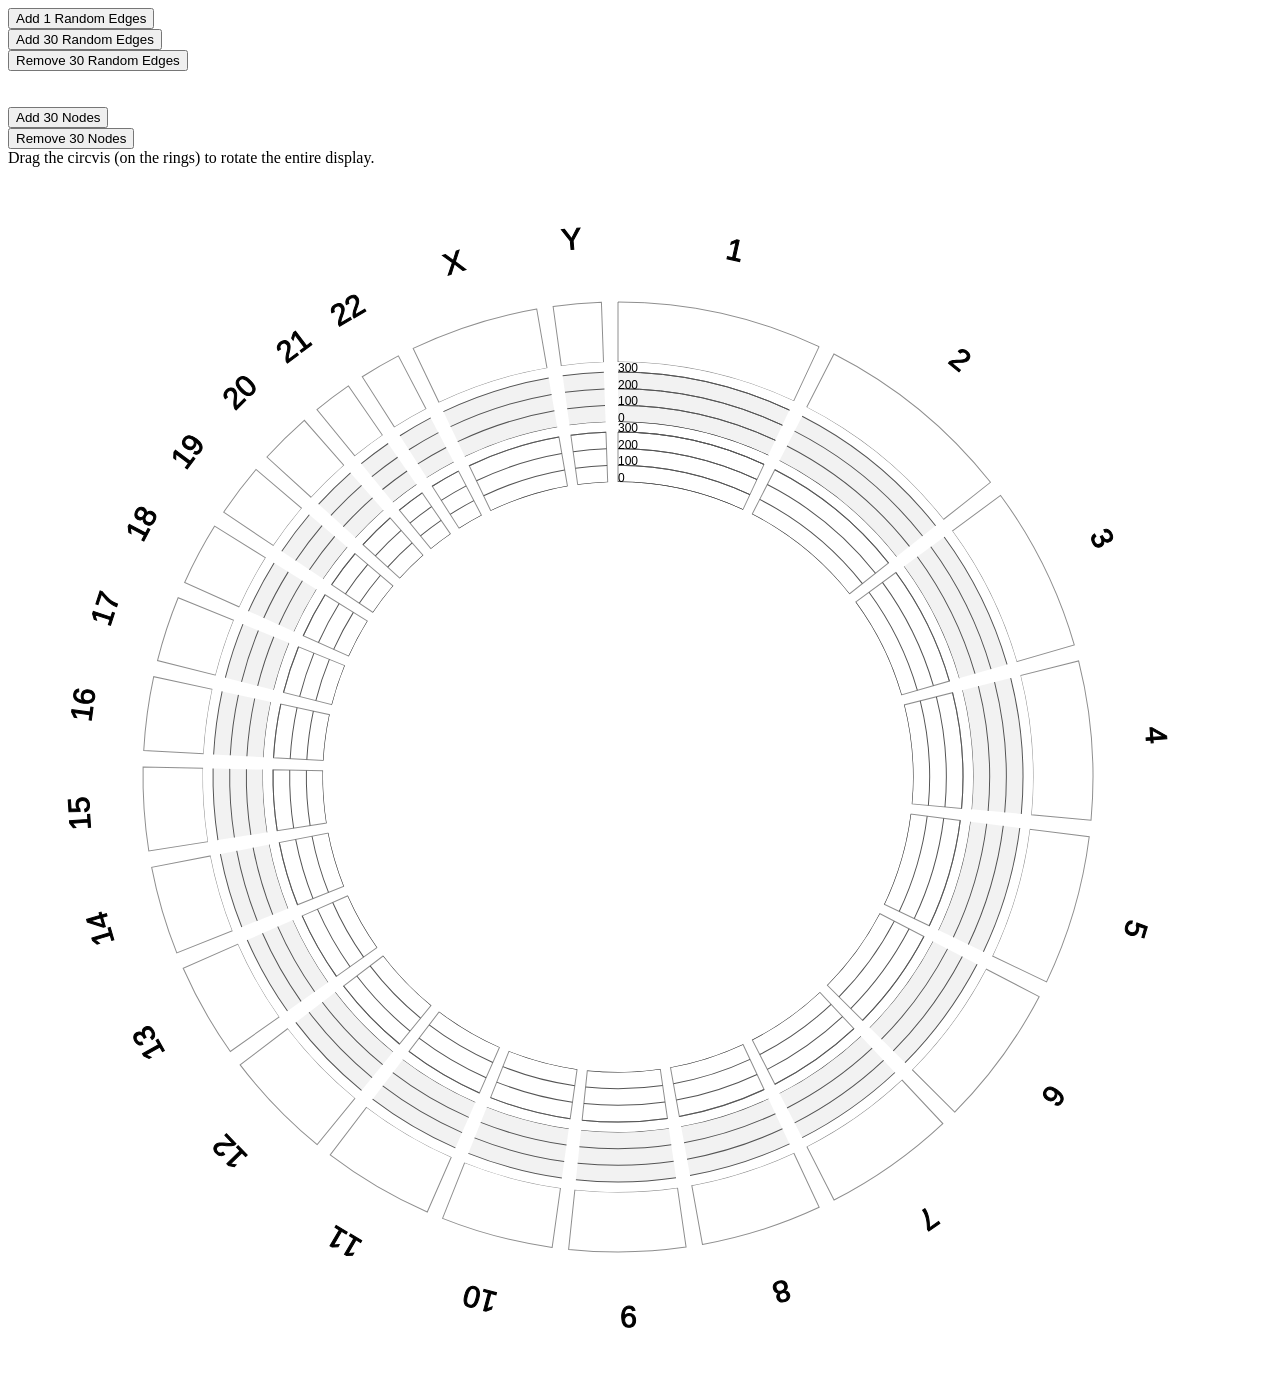
<file: index.html>
<html>

<head>
    <meta http-equiv="PRAGMA" content="NO-CACHE">
    <title>Wedge Demo</title>
    <!-- Font Awesome - http://fortawesome.github.com/Font-Awesome -->
    <link rel="stylesheet" href="assets/css/font-awesome.css">

    <link href="assets/css/vq.css" type="text/css" rel="stylesheet" />

   <script type="text/javascript" src="lib/d3/d3.min.js"></script>
    <script src="lib/jquery/jquery.js" type="text/javascript"></script>
    <script type="text/javascript" src="lib/underscore/underscore.js"></script>
    
    <script type="text/javascript" src="js/vq.js"></script>
    <script type="text/javascript" src="js/vq.circvis.js"></script>
    <script type="text/javascript" src="data/genome_data.json"></script>

    <script type="text/javascript" src="js/circvis_configure.js"></script>
    <script type="text/javascript" src="js/data_generate.js"></script>

    <!--[if lt IE 9]>
    <script src="http://html5shim.googlecode.com/svn/trunk/html5.js"></script>
    <![endif]-->

    <!--[if IE 7]>
    <link rel="stylesheet" href="assets/css/font-awesome-ie7.css">
    <![endif]-->
</head>
<body>

<button id="1_random_edge">Add 1 Random Edges</button><br />
<button id="30_random_edge">Add 30 Random Edges</button><br />
<button id="30_edges_remove">Remove 30 Random Edges</button><br />
<!-- <button id="all_edges_remove">Remove all Random Edges</button> -->
    <br /><br />
<button id="30_nodes_add">Add 30 Nodes</button><br /> 
<button id="30_nodes_remove">Remove 30 Nodes</button><br /> 

Drag the circvis (on the rings) to rotate the entire display.<br/>

<div id="wedge" style="font: 10px sans-serif;margin:10px;"></div>

<script type="text/javascript">
var features = [];

var associations = [];

    $('#30_random_edge').on('click',function() {
                var new_associations = _.map(_.range(30),function() { return fg.generateAssociation(0);},fg);
                addRFAssociations(new_associations);
                associations = associations.concat(new_associations);
            }
    );
    $('#1_random_edge').on('click',function() {
                var new_association = fg.generateAssociation()
                addRFAssociations(new_association);
                associations.push(new_association);
            }
    );

      $('#30_edges_remove').on('click', function() {
            if(associations.length) {circle.removeEdges(associations.splice(-30,30));}
    });


    $('#all_edges_remove').on('click', function() {
            circle.removeEdges('all');
            associations = [];
    });


    $('#30_nodes_add').on('click', function() {
                var new_features = _.map(_.range(30),function() { return fg.generateFeature(0);},fg);
                addFeatures(new_features);
                features = features.concat(new_features);
    });

    $('#30_nodes_remove').on('click', function() {
            if (features.length) { circle.removeNodes(features.splice(-30,30)); }
    });
    var fg = new FeatureGenerator({
        nodes: {
            fields: [
            {property:'mutation_count', max:400, roundOff:true},
            {property:'annotated_type', max:5, roundOff:true}
            ]
        },
        edges: {
            fields: [
            {property:'logged_pvalue', max:300, roundOff:true}
            ]
        }
    });

    var associations = _.map(_.range(30),fg.generateAssociation,fg);

    console.log('edges are stored in the variable "associations".');
    console.log('extra nodes are stored in the variable "features".');

    function addRFAssociations(edges) {
                  circle.addEdges(edges);
    }

    function addFeatures(nodes) {
            circle.addNodes(nodes);
    }


    var circle;
    circle = circvis.plot($('#wedge').get(0));

</script>

</body>
</html>
</file>
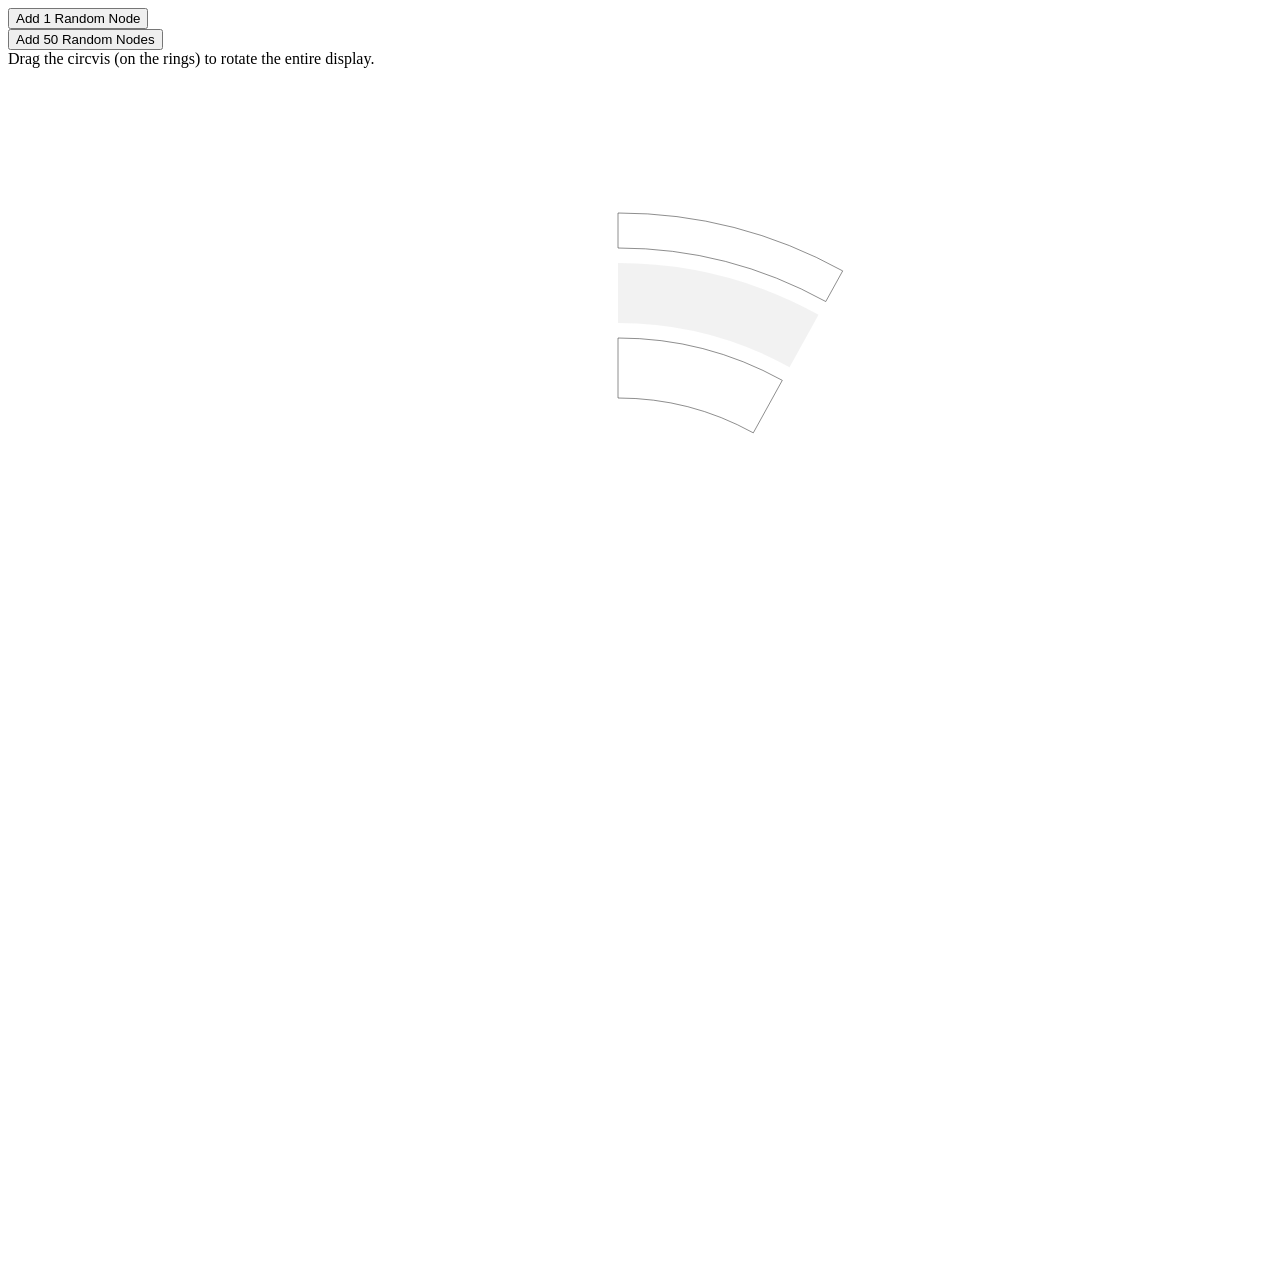
<file: test/circvis/add_remove_nodes.html>
<html>

<head>
    <meta http-equiv="PRAGMA" content="NO-CACHE">
    <title>Wedge Demo</title>
    <!-- Font Awesome - http://fortawesome.github.com/Font-Awesome -->
    <link rel="stylesheet" href="../../assets/css/font-awesome.css">

    <link href="../../assets/css/vq.css" type="text/css" rel="stylesheet" />

   <script type="text/javascript" src="../../lib/d3/d3.min.js"></script>
    <script src="../../lib/jquery/jquery.js" type="text/javascript"></script>
    <script type="text/javascript" src="../../lib/underscore/underscore.js"></script>
    <script type="text/javascript" src="../../lib/science/science.js"></script>
    <script type="text/javascript" src="../../vq.js"></script>
    <script type="text/javascript" src="../../vq.circvis.js"></script>
    <script type="text/javascript" src="../../data/genome_data.json"></script>

    <!--[if lt IE 9]>
      <script src="http://html5shim.googlecode.com/svn/trunk/html5.js"></script>
    <![endif]-->

    <!--[if IE 7]>
      <link rel="stylesheet" href="../../assets/css/font-awesome-ie7.css">
    <![endif]-->
</head>
<body>

<button id="1_random_edge">Add 1 Random Node</button><br />
<button id="50_random_edge">Add 50 Random Nodes</button><br />

Drag the circvis (on the rings) to rotate the entire display.<br/>

<div id="wedge" style="font: 10px sans-serif;margin:10px;"></div>

<script type="text/javascript">

    var chrom_keys = vq.data.genome.chrom_keys;
    var chrom_attr = vq.data.genome.chrom_attr;
    var cytoband = vq.data.genome.cytoband;

function generateAssociation(sparse) {
    var in1 =
            Math.round(Math.random()*(chrom_keys.length-1));
    var in2 =
            Math.round(Math.random()*(chrom_keys.length-1));
    var chr1 = chrom_keys[in1];
    var chr2 = chrom_keys[in2];
    var mut1 = Math.round(Math.random()*6);
    var mut2 = Math.round(Math.random()*6);
    var val1 = (Math.random()*0.3).toFixed(4);
    var val2 = (Math.random()*0.3).toFixed(4);
    var cnv1 = Math.round(Math.random()*500);
    var cnv2 = Math.round(Math.random()*500);
    var start1 = Math.round(Math.random() *
            (chrom_attr[chr1].length - 50000));
    var start2 = Math.round(Math.random() *
            (chrom_attr[chr2].length - 50000));
    if (sparse) {

        circle.addNode({node1:{label:'C:METH:ZZZ:'+chr1+':'+start1+':'+start1+50000+'::',chr:chr1,start:start1,end:start1
                + 50000,source:'METH'},

            node2:{label:'C:GEXP:YYY:'+chr2+':'+start1+':'+start1+50000+'::',chr:chr2,start:start2,end:start2
                    + 50000,source:'GEXP'},assoc_value1:val1});
        return;
    }

    circle.addEdges({node1:{label:'C:METH:ZZZ:'+chr1+':'+start1+':'+start1+50000+'::',chr:chr1,start:start1,end:start1
            + 50000,source:'METH', mutation_count:mut1,cnv:cnv1},

        node2:{label:'C:GEXP:YYY:'+chr2+':'+start1+':'+start1+50000+'::',chr:chr2,start:start2,end:start2
                + 50000,source:'GEXP', mutation_count:mut2,cnv:cnv2},assoc_value1:val1})
}

$('#50_random_edge').on('click',function() {
            _(_.range(0,50)).each(function(){generateAssociation();});
        }
);
$('#1_random_edge').on('click',function() {
            generateAssociation();
        }
);
$('#50_random_edge_wo_node_attr').on('click',function() {
            _(_.range(0,50)).each(function(){generateAssociation(true);});
        }
);


var circle;



function wedge_plot(div) {
    var width=1200, height=1200;
    var	cnv_ring_height = 60;

    var tick_keys = ['METH','CNVR','hsa-miR','GEXP','GNAB'],
            color_scale =    { 'GEXP': '#1f77b4',
                    //blue
                    'METH': '#2ca02c',
                    //green
                    'CNVR': '#ff7f0e',
                    //orange
                    'MIRN': '#9467bd',
                    //purple
                    'GNAB': '#d62728',
                    //red
                    'PRDM': '#8c564b',
                    //pink
                    'RPPA': '#e377c2',
                    //brown
                    'CLIN': '#7f7f7f',
                    'SAMP': '#bcbd22',
                    'other' : '#17becf'
                };

    var tick_colors = function(data) {
        var tick_key = data.source;
        return color_scale[tick_key] || color_scale['other'];
    };

    var label_map = {'METH' : 'DNA Methylation',
                        'CNVR': 'Copy Number Variation REGION',
                        'hsa-miR' :'uRNA',
                        'GEXP': 'Gene Expression',
                        CLIN: 'Clinical',
                        'SAMP': 'Tumor Sample'};

    var hovercard_config = {Feature:function(feature) { var label = feature.label.split(':'); return '<span style="color:'+tick_colors(feature)+'">' +
            label_map[label[1]] + '</span> ' + label[2];},
                        Location: function(feature) { return 'Chr ' + feature.chr + ' ' + feature.start + (feature.end ? '-' + feature.end : '');},
                        'Copy Num Variation' : 'cnv','Somatic Mutations': 'mutation_count'};

    var data = {
        PLOT: {
            container: div,
            width : width,
            height: height,
            vertical_padding : 10,
            horizontal_padding: 10,
            enable_pan : false,
            enable_zoom : false,
            show_legend: true,
            legend_corner : 'ne',
            legend_radius  : 45
        },

        GENOME: {
            DATA:{
                key_order : chrom_keys,
                key_length :_.map(chrom_keys, function(key) {return {chr_name:key, chr_length:chrom_attr[key].length};})
            },
            OPTIONS: {
                radial_grid_line_width : 2,
                label_layout_style:'clock',
                label_font_style:'16px helvetica'
            }
        },

        WEDGE:[
            {
                PLOT : {
                    height : 35,
                    type : 'karyotype'
                } ,
                DATA:{
                    data_array : cytoband
                },
                OPTIONS: {

                    legend_label : 'Cytogenic Bands',
                    legend_description : 'Cytogenic Bands',
                    listener : function() {return null;},
                    outer_padding: 15,
                    stroke_style:'#777',
                    line_width:'0.5px',
                    tooltip_items:{'Cytogenic Band':'label',
                            "Location": function(feature) { return 'Chr ' + feature.chr + ' ' + feature.start + (feature.end ? '-' + feature.end : '');}
                    }
                }
            },
            {   PLOT : {
                height : cnv_ring_height,
                type : 'histogram'
            } ,
                DATA:{
                    data_array : [],//cnv
                    value_key:'cnv'
                },
                OPTIONS: {
                    fill_style:'orange',
                    stroke_style:'orange',
                    base_value : 0,
                    legend_label : 'Mean CNV',
                    line_width : 3.5,
                    legend_description : 'Mean Copy Number Variation',
                    listener : listener,
                    outer_padding: 15,
                    tooltip_items: hovercard_config,
                    min_value : 0,
                    max_value: 500
                }
            },
            {
                PLOT : {

                    height : 60,
                    type : 'scatterplot'
                },
                DATA:{
                    data_array : [],//link_density,
                    value_key : 'mutation_count'
                },
                OPTIONS: {
                    legend_label : 'Mutation Count',
                    legend_description : 'Mutation Count',
                    min_value : 0,
                    max_value : 6,
                    base_value : 0,
                    radius : 6,
                    shape : 'circle',
                    outer_padding: 15,
                    stroke_style : null,
                    tooltip_items: hovercard_config,
                    fill_style: tick_colors,
                    listener : listener
                }
            }
        ],

        TICKS : {
            DATA: {
                data_array:[]
            },
            OPTIONS : {
                wedge_height: 15,
                wedge_width:0.7,
                overlap_distance:10000000, //tile ticks at specified base pair distance
                height : 120,
                display_legend : true,
                legend_corner : 'nw',
                fill_style : tick_colors,
                tooltip_items: hovercard_config
            }
        },

        NETWORK:{
            DATA:{
                data_array : []//
            },
            OPTIONS: {
                outer_padding : 10,
                node_radius:6,
                node_fill_style : tick_colors,
                link_stroke_style : 'red',
                link_line_width:8,
                link_alpha : 0.6,
                node_highlight_mode : 'isolate',
                node_key : function(node) { return node.label;},
                node_tooltip_items :  hovercard_config,
                link_tooltip_items :  {
                    'Target' : function(link) { var label = link.source.label.split(':'); return '<span style="color:'+tick_colors(link.source)+'">' +
                                label_map[label[1]] + '</span> ' + label[2];},
                    'Target Location' : function(link) { return 'Chr ' + link.source.chr + ' ' + link.source.start +
                            (link.source.end ? '-' + link.source.end : '');},
                    'Predictor' : function(link) { var label = link.target.label.split(':'); return '<span style="color:'+tick_colors(link.target)+'">' +
                                label_map[label[1]] + '</span> ' + label[2];},
                    'Predictor Location' : function(link) { return 'Chr ' + link.target.chr + ' ' + link.target.start +
                                                (link.target.end ? '-' + link.target.end : '');},
                    Importance:'assoc_value1'
                }
            }
        }
    };

    var listener = function(list) { return console.log("listener!"); };
    var dataObject ={DATATYPE : "vq.models.CircVisData", CONTENTS : data };
    var circle_vis = vq.CircVis(dataObject);
    circle_vis();

    return circle_vis;
}

circle = wedge_plot(document.getElementById('wedge'));

</script>

</body>
</html>
</file>
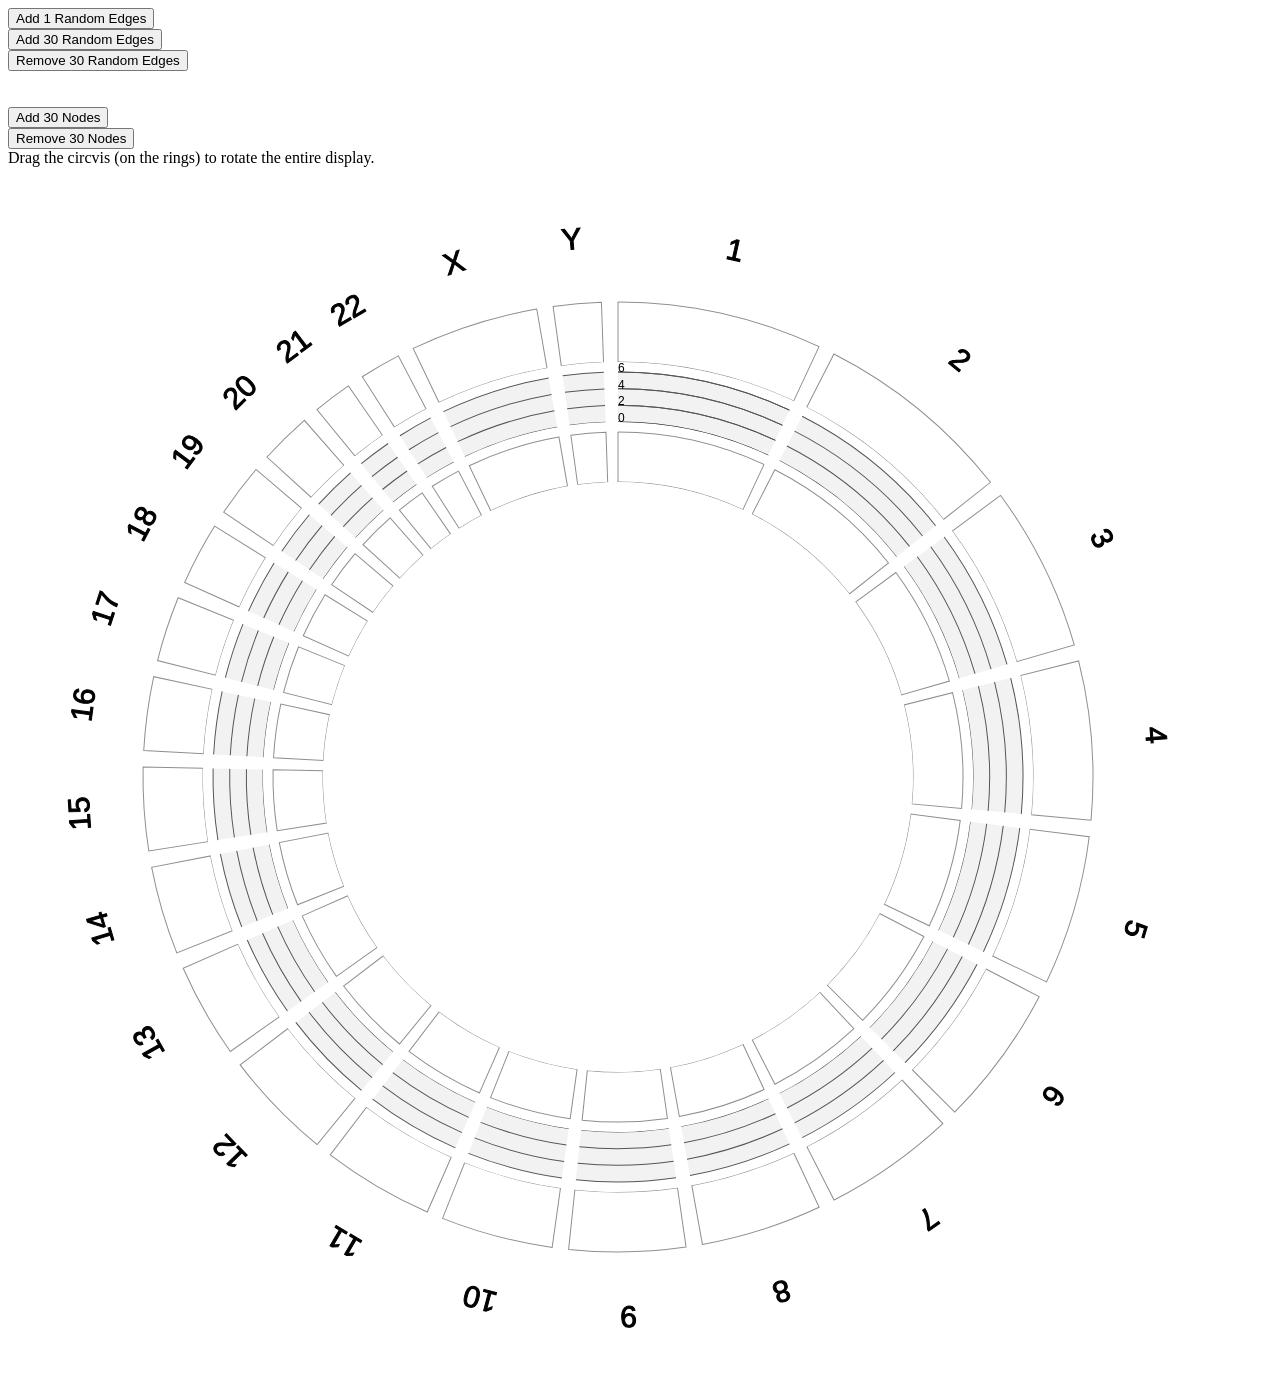
<file: test/circvis/association_test.html>
<html>

<head>
    <meta http-equiv="PRAGMA" content="NO-CACHE">
    <title>Wedge Demo</title>
    <!-- Font Awesome - http://fortawesome.github.com/Font-Awesome -->
    <link rel="stylesheet" href="../../assets/css/font-awesome.css">

    <link href="../../assets/css/vq.css" type="text/css" rel="stylesheet" />

   <script type="text/javascript" src="../../lib/d3/d3.min.js"></script>
    <script src="../../lib/jquery/jquery.js" type="text/javascript"></script>
    <script type="text/javascript" src="../../lib/underscore/underscore.js"></script>
    
    <script type="text/javascript" src="../../vq.js"></script>
    <script type="text/javascript" src="../../vq.circvis.js"></script>
    <script type="text/javascript" src="../../data/genome_data.json"></script>

    <script type="text/javascript" src="js/circvis_configure.js"></script>
    <script type="text/javascript" src="js/data_generate.js"></script>

    <!--[if lt IE 9]>
    <script src="http://html5shim.googlecode.com/svn/trunk/html5.js"></script>
    <![endif]-->

    <!--[if IE 7]>
    <link rel="stylesheet" href="../../assets/css/font-awesome-ie7.css">
    <![endif]-->
</head>
<body>

<button id="1_random_edge">Add 1 Random Edges</button><br />
<button id="30_random_edge">Add 30 Random Edges</button><br />
<button id="30_edges_remove">Remove 30 Random Edges</button><br />
<!-- <button id="all_edges_remove">Remove all Random Edges</button> -->
    <br /><br />
<button id="30_nodes_add">Add 30 Nodes</button><br /> 
<button id="30_nodes_remove">Remove 30 Nodes</button><br /> 

Drag the circvis (on the rings) to rotate the entire display.<br/>

<div id="wedge" style="font: 10px sans-serif;margin:10px;"></div>

<script type="text/javascript">
var features = [];

var associations = [];

    $('#30_random_edge').on('click',function() {
                var new_associations = _.map(_.range(30),function() { return fg.generateAssociation(0);},fg);
                addRFAssociations(new_associations);
                associations = associations.concat(new_associations);
            }
    );
    $('#1_random_edge').on('click',function() {
                var new_association = fg.generateAssociation()
                addRFAssociations(new_association);
                associations.push(new_association);
            }
    );

      $('#30_edges_remove').on('click', function() {
            if(associations.length) {circle.removeEdges(associations.splice(-30,30));}
    });


    $('#all_edges_remove').on('click', function() {
            circle.removeEdges('all');
            associations = [];
    });


    $('#30_nodes_add').on('click', function() {
                var new_features = _.map(_.range(30),function() { return fg.generateFeature(0);},fg);
                addFeatures(new_features);
                features = features.concat(new_features);
    });

    $('#30_nodes_remove').on('click', function() {
            if (features.length) { circle.removeNodes(features.splice(-30,30)); }
    });
    var fg = new FeatureGenerator({
        nodes: {
            fields: [
            {property:'mutation_count', max:400, roundOff:true},
            {property:'annotated_type', max:5, roundOff:true}
            ]
        },
        edges: {
            fields: [
            {property:'logged_pvalue', max:300, roundOff:true}
            ]
        }
    });

    var associations = _.map(_.range(30),fg.generateAssociation,fg);

    console.log('edges are stored in the variable "associations".');
    console.log('extra nodes are stored in the variable "features".');

    function addRFAssociations(edges) {
                  circle.addEdges(edges);
    }

    function addFeatures(nodes) {
            circle.addNodes(nodes);
    }


    var circle;
    circle = circvis.plot($('#wedge').get(0));

</script>

</body>
</html>
</file>
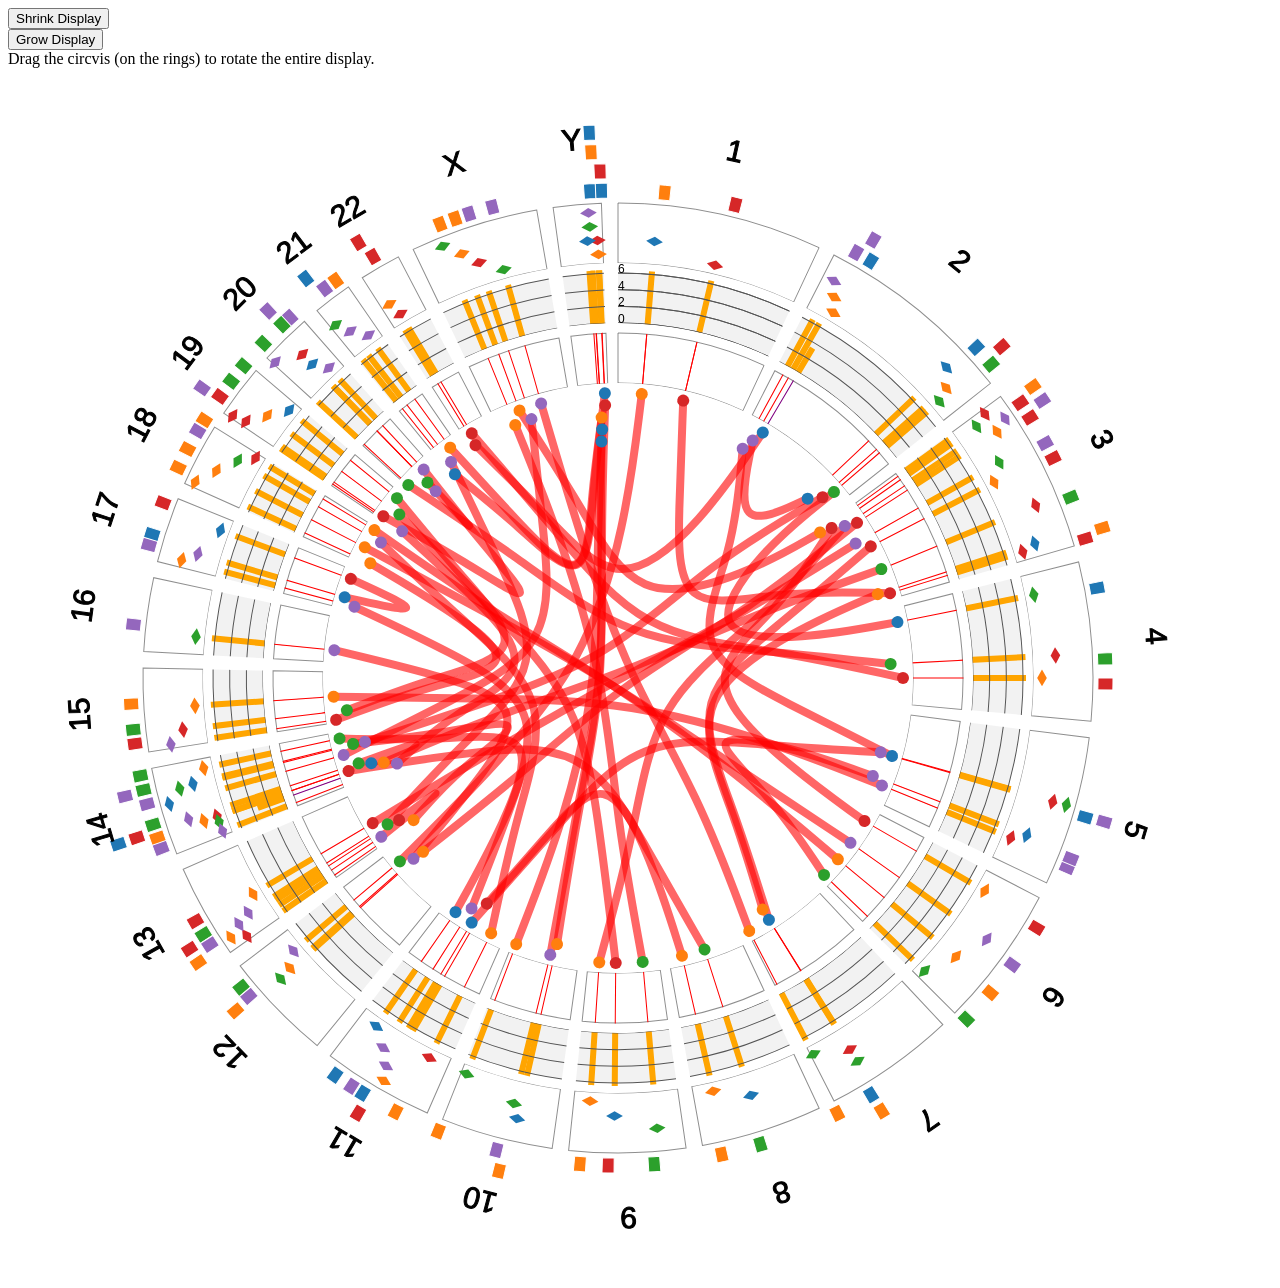
<file: test/circvis/size_test.html>
<html>

<head>
    <meta http-equiv="PRAGMA" content="NO-CACHE">
    <title>Circvis Size Manupulation Test</title>
    <!-- Font Awesome - http://fortawesome.github.com/Font-Awesome -->
    <link rel="stylesheet" href="../../assets/css/font-awesome.css">

    <link href="../../assets/css/vq.css" type="text/css" rel="stylesheet" />

      <script type="text/javascript" src="../../lib/d3/d3.min.js"></script>
    <script src="../../lib/jquery/jquery.js" type="text/javascript"></script>
    <script type="text/javascript" src="../../lib/underscore/underscore.js"></script>
    <script type="text/javascript" src="../../vq.js"></script>
    <script type="text/javascript" src="../../vq.circvis.js"></script>
    <script type="text/javascript" src="../../data/genome_data.json"></script>

    <script type="text/javascript" src="js/circvis_configure.js"></script>
    <script type="text/javascript" src="js/data_generate.js"></script>

    <!--[if lt IE 9]>
    <script src="http://html5shim.googlecode.com/svn/trunk/html5.js"></script>
    <![endif]-->

    <!--[if IE 7]>
    <link rel="stylesheet" href="../../assets/css/font-awesome-ie7.css">
    <![endif]-->
</head>
<body>

<button id="shrink">Shrink Display</button><br />
<button id="grow">Grow Display</button><br />

Drag the circvis (on the rings) to rotate the entire display.<br/>

<div id="wedge" style="font: 10px sans-serif;margin:10px;"></div>

<script type="text/javascript">

 $('#shrink').on('click',function() {
               shrink();
    });
  $('#grow').on('click',function() {
               grow();
    });

var features = [];

var associations = [];

function shrink() {
    circle.size(300,300);
}

function grow() {
    circle.size(700,700);
}

var fg = new FeatureGenerator({
    nodes: {
        fields: [
        {property:'mutation_count', max:400, roundOff:true},
        {property:'annotated_type', max:5, roundOff:true}
        ]
    },
    edges: {
        fields: [
        {property:'logged_pvalue', max:300, roundOff:true}
        ]
    }
});


console.log('edges are stored in the variable "associations".');
console.log('extra nodes are stored in the variable "features".');

function addRFAssociations(edges) {
              circle.addEdges(edges);
}

var circle;
circle = circvis.plot($('#wedge').get(0));


var new_associations = _.map(_.range(50),function() { return fg.generateAssociation(0);},fg);
addRFAssociations(new_associations);
associations = associations.concat(new_associations);

</script>

</body>
</html>
</file>
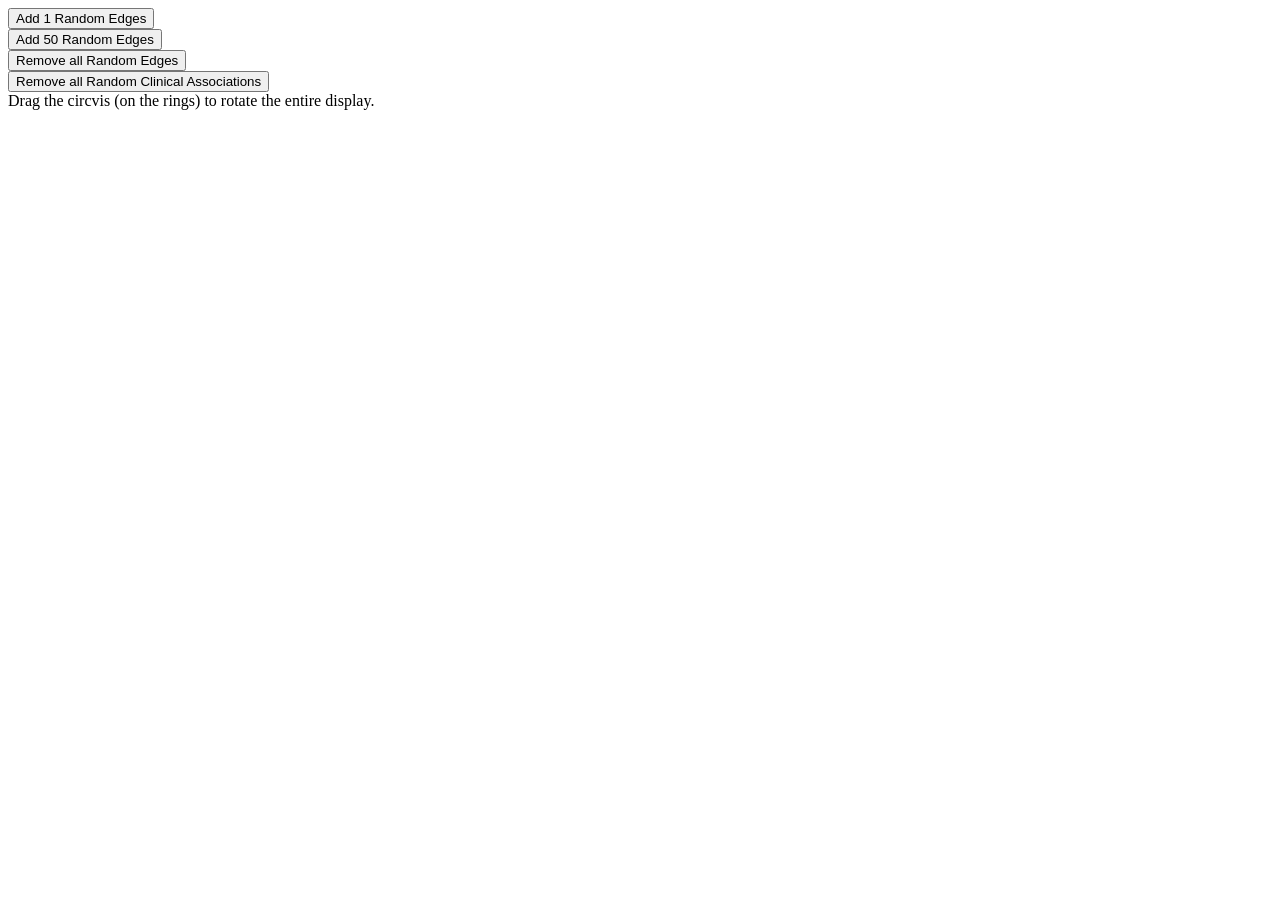
<file: test/circvis/wedge.demo.html>
<html>

<head>
    <meta http-equiv="PRAGMA" content="NO-CACHE">
    <title>Wedge Demo</title>
    <!-- Font Awesome - http://fortawesome.github.com/Font-Awesome -->
    <link rel="stylesheet" href="../../assets/css/font-awesome.css">

    <link href="../../assets/css/vq.css" type="text/css" rel="stylesheet" />

    <script type="text/javascript" src="../../lib/d3/d3.min.js"></script>
    <script src="../../lib/jquery/jquery.js" type="text/javascript"></script>
    <script type="text/javascript" src="../../lib/underscore/underscore.js"></script>
    <script type="text/javascript" src="../../vq.js"></script>
    <script type="text/javascript" src="../../vq.circvis.js"></script>
    <script type="text/javascript" src="../../data/genome_data.json"></script>

    <script type="text/javascript" src="js/data_generate.js"></script>
    <script type="text/javascript" src="js/circvis_configure.js"></script>

    <!--[if lt IE 9]>
    <script src="http://html5shim.googlecode.com/svn/trunk/html5.js"></script>
    <![endif]-->

    <!--[if IE 7]>
    <link rel="stylesheet" href="../../assets/css/font-awesome-ie7.css">
    <![endif]-->
</head>
<body>

<button id="1_random_edge">Add 1 Random Edges</button><br />
<button id="50_random_edge">Add 50 Random Edges</button><br />
<!-- <button id="50_remove">Remove 50 Random Edges</button><br /> -->
<button id="all_remove">Remove all Random Edges</button><br />
<button id="all_clin_remove">Remove all Random Clinical Associations</button><br /> 

Drag the circvis (on the rings) to rotate the entire display.<br/>

<div id="wedge" style="font: 10px sans-serif;margin:10px;"></div>

<script type="text/javascript">

    $('#50_random_edge').on('click',function() {
                var associations = _.map(_.range(30),fg.generateAssociation);
                addRFAssociation(associations);
            }
    );
    $('#1_random_edge').on('click',function() {
                addRFAssociation(fg.generateAssociation());
            }
    );

    $('#all_clin_remove').on('click', function() {
            circle.removeNodes(function(node) {return !_.isUndefined(node.clin_alias);});
    });
    $('#all_remove').on('click', function() {
            circle.removeEdges('all');
    });
  
    var fg = new FeatureGenerator({
        nodes: {
            fields: [
            {property:'mut', max:400, roundOff:true}
            ]
        },
        edges: {
            fields: [
            {property:'logged_pvalue', max:300, roundOff:true}
            ]
        }
    });

    var associations = _.map(_.range(30),fg.generateAssociation);

    function addRFAssociation(array) {
        var edges = [],
            nodes =[];
            array = _.isArray(array) ? array : [array];
                _.each(array, function(assoc){
                    if (_.isEmpty(assoc.node1.chr)) {
                        nodes.push(_.extend(assoc.node2,{clin_alias:assoc.node1.label}));
                        return;
                    }
                    else {
                        edges.push(assoc);
                    }        
                });
                circle.addEdges(edges);
                circle.addNodes(nodes);
    }


    var circle;
    circle = circvis.plot($('#wedge').get(0));

</script>

</body>
</html>
</file>
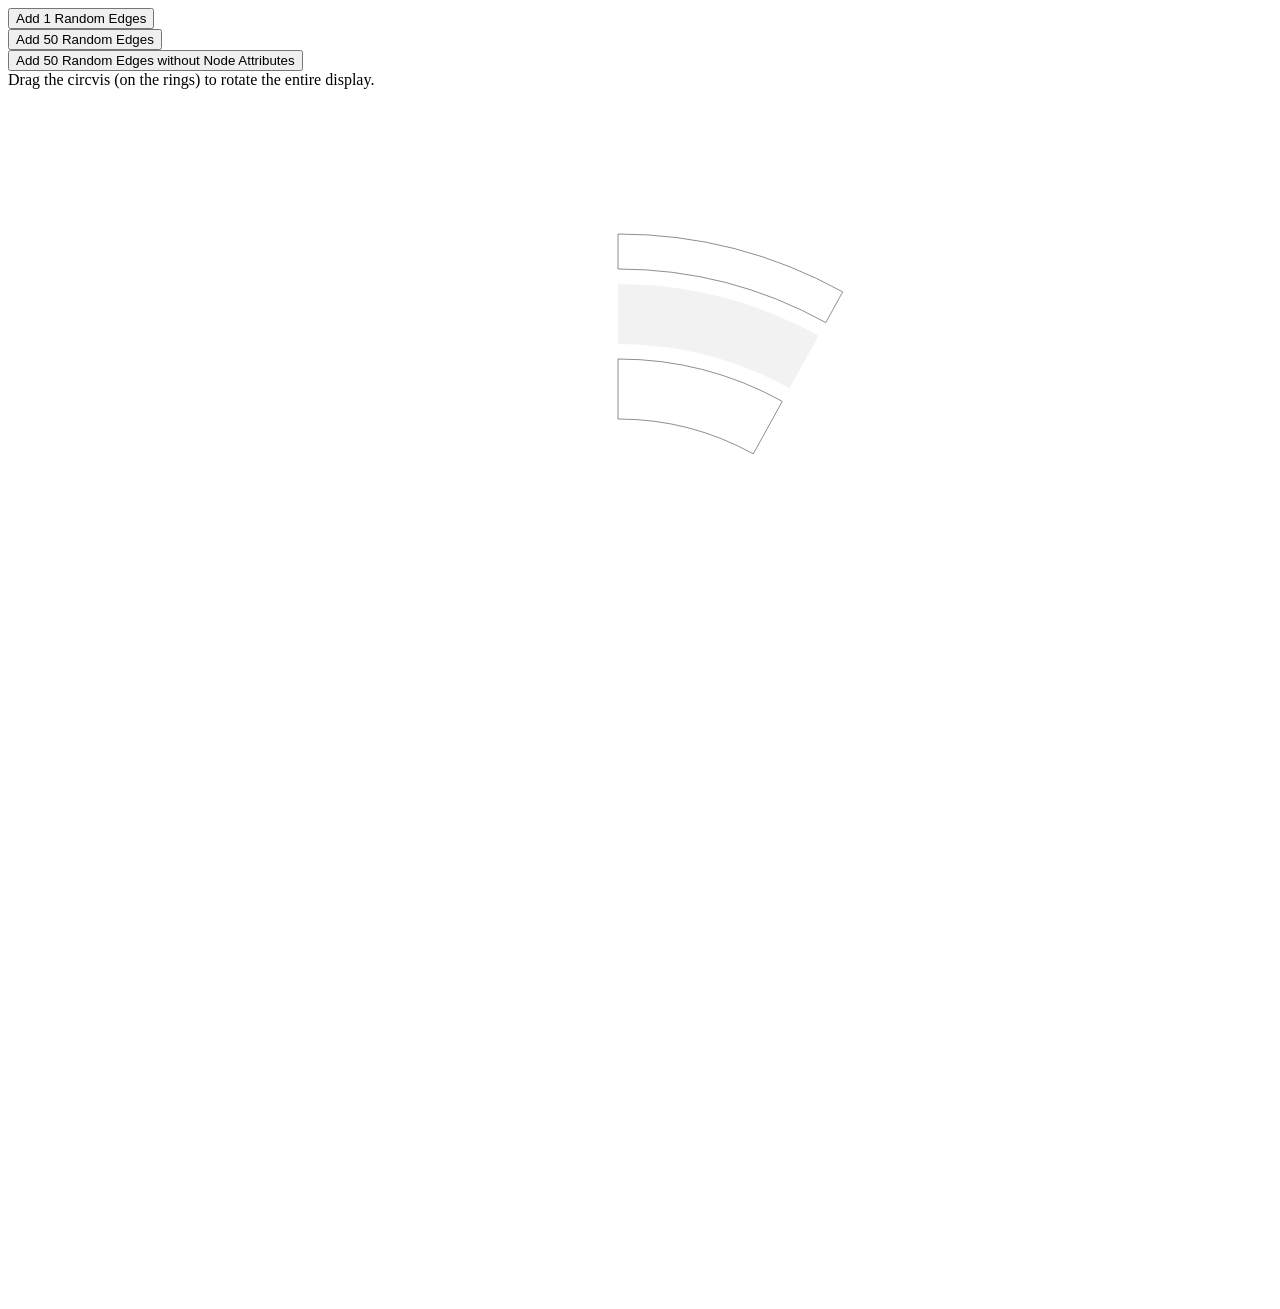
<file: test/circvis/wedge.test.html>
<html>

<head>
    <meta http-equiv="PRAGMA" content="NO-CACHE">
    <title>Wedge Demo</title>
    <!-- Font Awesome - http://fortawesome.github.com/Font-Awesome -->
    <link rel="stylesheet" href="../../assets/css/font-awesome.css">

    <link href="../../assets/css/vq.css" type="text/css" rel="stylesheet" />

    <script type="text/javascript" src="../../lib/d3/d3.min.js"></script>
    <script src="../../lib/jquery/jquery.min.js" type="text/javascript"></script>
    <script type="text/javascript" src="../../lib/underscore/underscore.js"></script>
    <script type="text/javascript" src="../../lib/science/science.js"></script>
    <script type="text/javascript" src="../../vq.js"></script>
    <script type="text/javascript" src="../../vq.circvis.js"></script>
    <script type="text/javascript" src="../../data/genome_data.json"></script>

    <!--[if lt IE 9]>
      <script src="http://html5shim.googlecode.com/svn/trunk/html5.js"></script>
    <![endif]-->

    <!--[if IE 7]>
      <link rel="stylesheet" href="../../assets/css/font-awesome-ie7.css">
    <![endif]-->
</head>
<body>

<button id="1_random_edge">Add 1 Random Edges</button><br />
<button id="50_random_edge">Add 50 Random Edges</button><br />
<button id="50_random_edge_wo_node_attr">Add 50 Random Edges without
    Node Attributes</button><br />

Drag the circvis (on the rings) to rotate the entire display.<br/>

<div id="wedge" style="font: 10px sans-serif;margin:10px;"></div>

<script type="text/javascript">
function generateAssociation(sparse) {
    var chrom_keys = vq.data.genome.chrom_keys;
    var in1 =
            Math.round(Math.random()*(chrom_keys.length-1));
    var in2 =
            Math.round(Math.random()*(chrom_keys.length-1));
    var chr1 = chrom_keys[in1];
    var chr2 = chrom_keys[in2];
    var mut1 = Math.round(Math.random()*6);
    var mut2 = Math.round(Math.random()*6);
    var val1 = (Math.random()*0.3).toFixed(4);
    var val2 = (Math.random()*0.3).toFixed(4);
    var cnv1 = Math.round(Math.random()*500);
    var cnv2 = Math.round(Math.random()*500);
    var start1 = Math.round(Math.random() *
            (chrom_attr[chr1].length - 50000));
    var start2 = Math.round(Math.random() *
            (chrom_attr[chr2].length - 50000));
    if (sparse) {

        circle.addEdges({node1:{label:'C:METH:ZZZ:'+chr1+':'+start1+':'+start1+50000+'::',chr:chr1,start:start1,end:start1
                + 50000,source:'METH'},

            node2:{label:'C:GEXP:YYY:'+chr2+':'+start1+':'+start1+50000+'::',chr:chr2,start:start2,end:start2
                    + 50000,source:'GEXP'},assoc_value1:val1});
        return;
    }

    circle.addEdges({node1:{label:'C:METH:ZZZ:'+chr1+':'+start1+':'+start1+50000+'::',chr:chr1,start:start1,end:start1
            + 50000,source:'METH', mutation_count:mut1,cnv:cnv1},

        node2:{label:'C:GEXP:YYY:'+chr2+':'+start1+':'+start1+50000+'::',chr:chr2,start:start2,end:start2
                + 50000,source:'GEXP', mutation_count:mut2,cnv:cnv2},assoc_value1:val1})
}

$('#50_random_edge').on('click',function() {
            _(_.range(0,50)).each(function(){generateAssociation();});
        }
);
$('#1_random_edge').on('click',function() {
            generateAssociation();
        }
);
$('#50_random_edge_wo_node_attr').on('click',function() {
            _(_.range(0,50)).each(function(){generateAssociation(true);});
        }
);


var circle;



function wedge_plot(div) {
    var width=1200, height=1200;
    var	cnv_ring_height = 60;

    var tick_keys = ['METH','CNVR','hsa-miR','GEXP','GNAB'],
            color_scale =    { 'GEXP': '#1f77b4',
                    //blue
                    'METH': '#2ca02c',
                    //green
                    'CNVR': '#ff7f0e',
                    //orange
                    'MIRN': '#9467bd',
                    //purple
                    'GNAB': '#d62728',
                    //red
                    'PRDM': '#8c564b',
                    //pink
                    'RPPA': '#e377c2',
                    //brown
                    'CLIN': '#7f7f7f',
                    'SAMP': '#bcbd22',
                    'other' : '#17becf'
                };

    var tick_colors = function(data) {
        var tick_key = data.source;
        return color_scale[tick_key] || color_scale['other'];
    };

    var label_map = {'METH' : 'DNA Methylation',
                        'CNVR': 'Copy Number Variation REGION',
                        'hsa-miR' :'uRNA',
                        'GEXP': 'Gene Expression',
                        CLIN: 'Clinical',
                        'SAMP': 'Tumor Sample'};

    var hovercard_config = {Feature:function(feature) { var label = feature.label.split(':'); return '<span style="color:'+tick_colors(feature)+'">' +
            label_map[label[1]] + '</span> ' + label[2];},
                        Location: function(feature) { return 'Chr ' + feature.chr + ' ' + feature.start + (feature.end ? '-' + feature.end : '');},
                        'Copy Num Variation' : 'cnv','Somatic Mutations': 'mutation_count'};

    var data = {
        PLOT: {
            container: div,
            width : width,
            height: height,
            vertical_padding : 10,
            horizontal_padding: 10,
            enable_pan : false,
            enable_zoom : false,
            show_legend: true,
            legend_corner : 'ne',
            legend_radius  : 45
        },

        GENOME: {
            DATA:{
                key_order : vq.data.genome.chrom_keys,
                key_length :_.map(vq.data.genome.chrom_keys, function(key) {return {chr_name:key, chr_length:vq.data.genome.chrom_attr[key].length};})
            },
            OPTIONS: {
                radial_grid_line_width : 2,
                label_layout_style:'clock',
                label_font_style:'16px helvetica'
            }
        },

        WEDGE:[
            {
                PLOT : {
                    height : 35,
                    type : 'karyotype'
                } ,
                DATA:{
                    data_array : vq.data.genome.cytoband 
                },
                OPTIONS: {
                    legend_label : 'Cytogenic Bands',
                    legend_description : 'Cytogenic Bands',
                    listener : function() {return null;},
                    outer_padding: 15,
                    stroke_style:'#777',
                    line_width:'0.5px',
                    tooltip_items:{'Cytogenic Band':'label',
                            "Location": function(feature) { return 'Chr ' + feature.chr + ' ' + feature.start + (feature.end ? '-' + feature.end : '');}
                    }
                }
            },
            {   PLOT : {
                height : cnv_ring_height,
                type : 'histogram'
            } ,
                DATA:{
                    data_array : [],//cnv
                    value_key:'cnv'
                },
                OPTIONS: {
                    fill_style:'orange',
                    stroke_style:'orange',
                    base_value : 0,
                    legend_label : 'Mean CNV',
                    line_width : 3.5,
                    legend_description : 'Mean Copy Number Variation',
                    listener : listener,
                    outer_padding: 15,
                    tooltip_items: hovercard_config,
                    min_value : 0,
                    max_value: 500
                }
            },
            {
                PLOT : {

                    height : 60,
                    type : 'scatterplot'
                },
                DATA:{
                    data_array : [],//link_density,
                    value_key : 'mutation_count'
                },
                OPTIONS: {
                    legend_label : 'Mutation Count',
                    legend_description : 'Mutation Count',
                    min_value : 0,
                    max_value : 6,
                    base_value : 0,
                    radius : 6,
                    shape : 'circle',
                    outer_padding: 15,
                    stroke_style : null,
                    tooltip_items: hovercard_config,
                    fill_style: tick_colors,
                    listener : listener
                }
            }
        ],

        TICKS : {
            DATA: {
                data_array:[]
            },
            OPTIONS : {
                wedge_height: 15,
                wedge_width:0.7,
                overlap_distance:10000000, //tile ticks at specified base pair distance
                height : 120,
                display_legend : true,
                legend_corner : 'nw',
                fill_style : tick_colors,
                tooltip_items: hovercard_config
            }
        },

        NETWORK:{
            DATA:{
                data_array : []//
            },
            OPTIONS: {
                outer_padding : 10,
                node_radius:6,
                node_fill_style : tick_colors,
                link_stroke_style : 'red',
                link_line_width:8,
                link_alpha : 0.6,
                node_highlight_mode : 'isolate',
                node_key : function(node) { return node.label;},
                node_tooltip_items :  hovercard_config,
                link_tooltip_items :  {
                    'Target' : function(link) { var label = link.source.label.split(':'); return '<span style="color:'+tick_colors(link.source)+'">' +
                                label_map[label[1]] + '</span> ' + label[2];},
                    'Target Location' : function(link) { return 'Chr ' + link.source.chr + ' ' + link.source.start +
                            (link.source.end ? '-' + link.source.end : '');},
                    'Predictor' : function(link) { var label = link.target.label.split(':'); return '<span style="color:'+tick_colors(link.target)+'">' +
                                label_map[label[1]] + '</span> ' + label[2];},
                    'Predictor Location' : function(link) { return 'Chr ' + link.target.chr + ' ' + link.target.start +
                                                (link.target.end ? '-' + link.target.end : '');},
                    Importance:'assoc_value1'
                }
            }
        }
    };

    var listener = function(list) { return console.log("listener!"); };
    var dataObject ={DATATYPE : "vq.models.CircVisData", CONTENTS : data };
    var circle_vis = vq.CircVis(dataObject);

    circle_vis(dataObject);

    return circle_vis;
}

circle = wedge_plot(document.getElementById('wedge'));

</script>

</body>
</html>
</file>
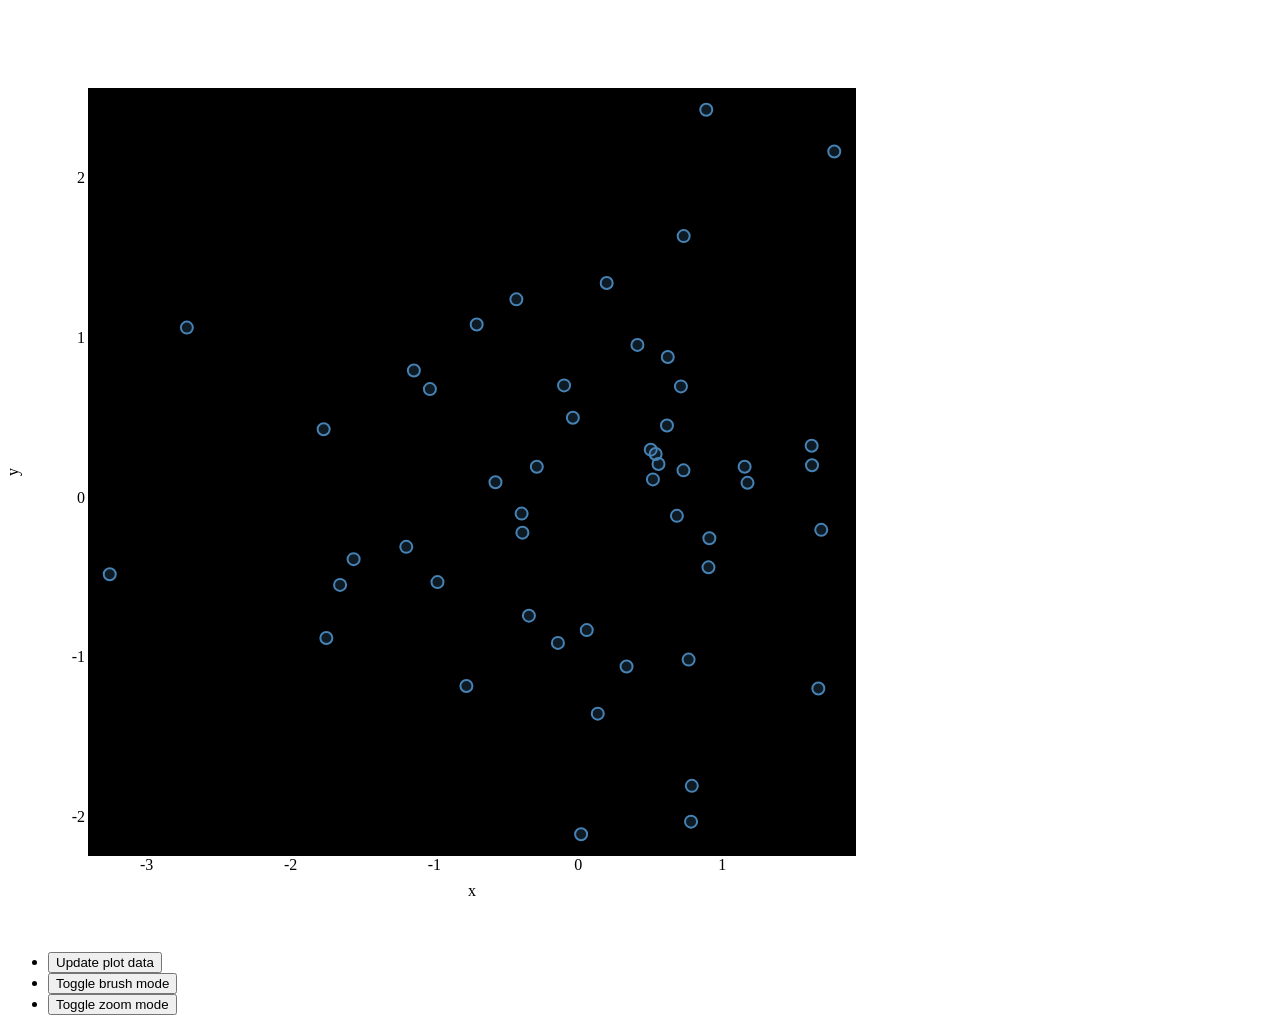
<file: test/scatterplot/scatterplot.jquery.test.html>
<!DOCTYPE HTML PUBLIC "-//W3C//DTD HTML 4.01 Transitional//EN"
        "http://www.w3.org/TR/html4/loose.dtd">
<html>
    <head>
        <title>VisQuick/jQuery scatterplot demo</title>

        <link href="../../assets/css/vq.css" type="text/css" rel="stylesheet" />
        <script type="text/javascript" src="../..//lib/jquery/jquery.min.js"></script>
        <script type="text/javascript" src="../../lib/underscore/underscore.js"></script>
        <script type="text/javascript" src="../../lib/d3/d3.js"></script>
        <script type="text/javascript" src="../../vq.js"></script>
        <script type="text/javascript" src="../../lib/science/science.v1.js"></script>

        <script type="text/javascript" src="../../src/scatterplot/scatterplot.js"></script>
        <script type="text/javascript" src="../../src/scatterplot/scatterplot.jquery.js"></script>
        <script type="text/javascript" language="javascript" src="http://vis.systemsbiology.net/visquick/examples/scatterplot/js/data/mass_spec.json"></script>
        <style type="text/css">
            .extent {
              stroke: #fff;
              fill-opacity: .125;
              shape-rendering: crispEdges;
            }
        </style>
    </head>
    <body>
        <div id="div_visualization" style="display:block;float:none;"></div>
        <div>
            <ul>
                <li><button id="btn-update-data">Update plot data</button></li>
                <li><button id="btn-toggle-brush">Toggle brush mode</button></li>
                <li><button id="btn-toggle-zoom">Toggle zoom mode</button></li>
            </ul>
        </div>
        <script type="text/javascript">
            var dataGen = function(num_points) {
                var gaussian = science.stats.distribution.gaussian();

                var data = [];

                for (var n = 0; n < num_points; n++) {
                    data.push({
                        x: gaussian(),
                        y: gaussian(),
                        id: n
                    });
                }

                return data;
            };

            var updateScatterPlot = function(data_array) {
                $('#div_visualization').scatterplot('reset_data', data_array);
            };

            $(document).ready(function() {
                var updateBtnHandler = function() {
                    var data = dataGen(50);
                    updateScatterPlot(data);
                };

                var data_array = dataGen(50);

                var plot_data = {
                    DATATYPE : "vq.models.ScatterPlotData",
                    CONTENTS : {
                        PLOT : {
                            width : 768, height: 768,
                            dblclick_notifier : function() {},
                            vertical_padding : 80,
                            horizontal_padding: 80,
                            x_label_displacement: 40,
                            y_label_displacement: -70,
                            x_tick_displacement: 20,
                            enable_transitions: true
                        },
                        axis_font :"20px helvetica",
                        tick_font :"20px helvetica",
                        stroke_width: 2,
                        radius: 6,
                        data_array: data_array,
                        regression: 'none',
                        xcolumnid: 'x',
                        ycolumnid: 'y',
                        valuecolumnid: 'id',
                        brush_handler: function(d) {
                            console.log(d);
                        }
                    }
                };

                $('#div_visualization').scatterplot(plot_data);

                $("#btn-update-data").on("click", updateBtnHandler);

                $("#btn-toggle-brush").on("click", function() {
                    $('#div_visualization').scatterplot('enable_brush');
                });

                $("#btn-toggle-zoom").on("click", function() {
                    $('#div_visualization').scatterplot('enable_zoom');
                });
            });
        </script>
    </body>
</html>
</file>
<file: assets/css/vq.css>
svg {
    cursor:default
}


/* circvis css */


.ticks .labels {
    stroke: black;
    text-anchor:middle;
    visibility: hidden;
    dy: .35em;
    font-family: "Helvetica Neue", Helvetica, Arial, sans-serif;
    font-size: 13px;
    font-weight: normal;
}
circle.node {
    /*fill:green;*/
    /*stroke:none;*/
    /*stroke-width: 1px;  *//* 1/2 * stroke-width ~ radius) */
}

path.link {

}
/*chromosome label*/
.region_label {
    font-family: "Helvetica Neue", Helvetica, Arial, sans-serif;
    font-size: 30px;
    font-weight: normal;
}

.axes .labels {
    font-family: "Helvetica Neue", Helvetica, Arial, sans-serif;
    font-size: 12px;
    font-weight: normal;
}
svg .ideogram .radial_lines {
    stroke:null;
    /*stroke:#444;*/
    stroke-width:1.5px;
}
svg .wedge .background {
	fill:none;
	stroke:#444;
	opacity:0.6;
}
/*svg .wedge[data-ring="0"] .background {
	fill:rgba(255,255,255,0.7);
	stroke:none;
	stroke-width:0;
*/}
svg .wedge[data-ring="0"] .background {
	fill:none;
	stroke:none;
	stroke-width:0px;
}

svg .wedge[data-ring="1"] .background {
	fill:rgba(200,200,200,0.4);
	stroke-width:0;
}

/*hovercard css */

.hovercard {
    position: absolute;
    /*display : block;*/
    /*visibility: hidden;*/
    z-index: 100000;
    font-family: Sans-serif !important;
    font-size:16px !important;
    color:#666 !important;
    line-height:1.5em;
    background:rgba(255,255,255,0.9);
    border: 2px solid #ddd;
    -moz-border-radius:3px;
    -webkit-border-radius:3px;
    border-radius:3px;
    padding: 2px;
}

.hovercard.pinned .pin {
    color:rgba(255,0,0,1.0);
}

.hovercard .tools {
    background-color:transparent;
    background:#ddd;
    border:1px solid #333;
    top:1px;
    left:1px;
    color:#000;
}

.hovercard .tools span{
    padding: 2px;
}

.hovercard .data {
    width:100%;
    cursor:pointer;
}
.hovercard .data table{

}

.hovercard .links tr {
    vertical-align: middle;
}
.hovercard .links a{
    color:blue;
    font-size:14px;
    vertical-align: middle;
    text-decoration: none;
}
.hovercard .links a:visited{
    color:blue;
    text-decoration: none;
}
.hovercard .links a:hover{
    color:blue;
    text-decoration: none;
}

.hovercard .pin {
    text-align:center;
    color : black;
    cursor:pointer;
}
.hovercard .move {
    cursor:move;
}
.hovercard .move:active{
    cursor:move;
}
.hovercard .footer {
    text-align:right;
    margin-right:5px;
    color:rgb(240,10,10);
    cursor:pointer;
}

i.icon-ucsc {
    content: url('../icons/ucsc.png');
}

i.icon-cosmic {
    content: url('../icons/cosmic.png');
}

i.icon-ensembl {
    content: url('../icons/ensembl.png');
}

i.icon-mirBase {
    content: url('../icons/mirbase.png');
}
</file>
